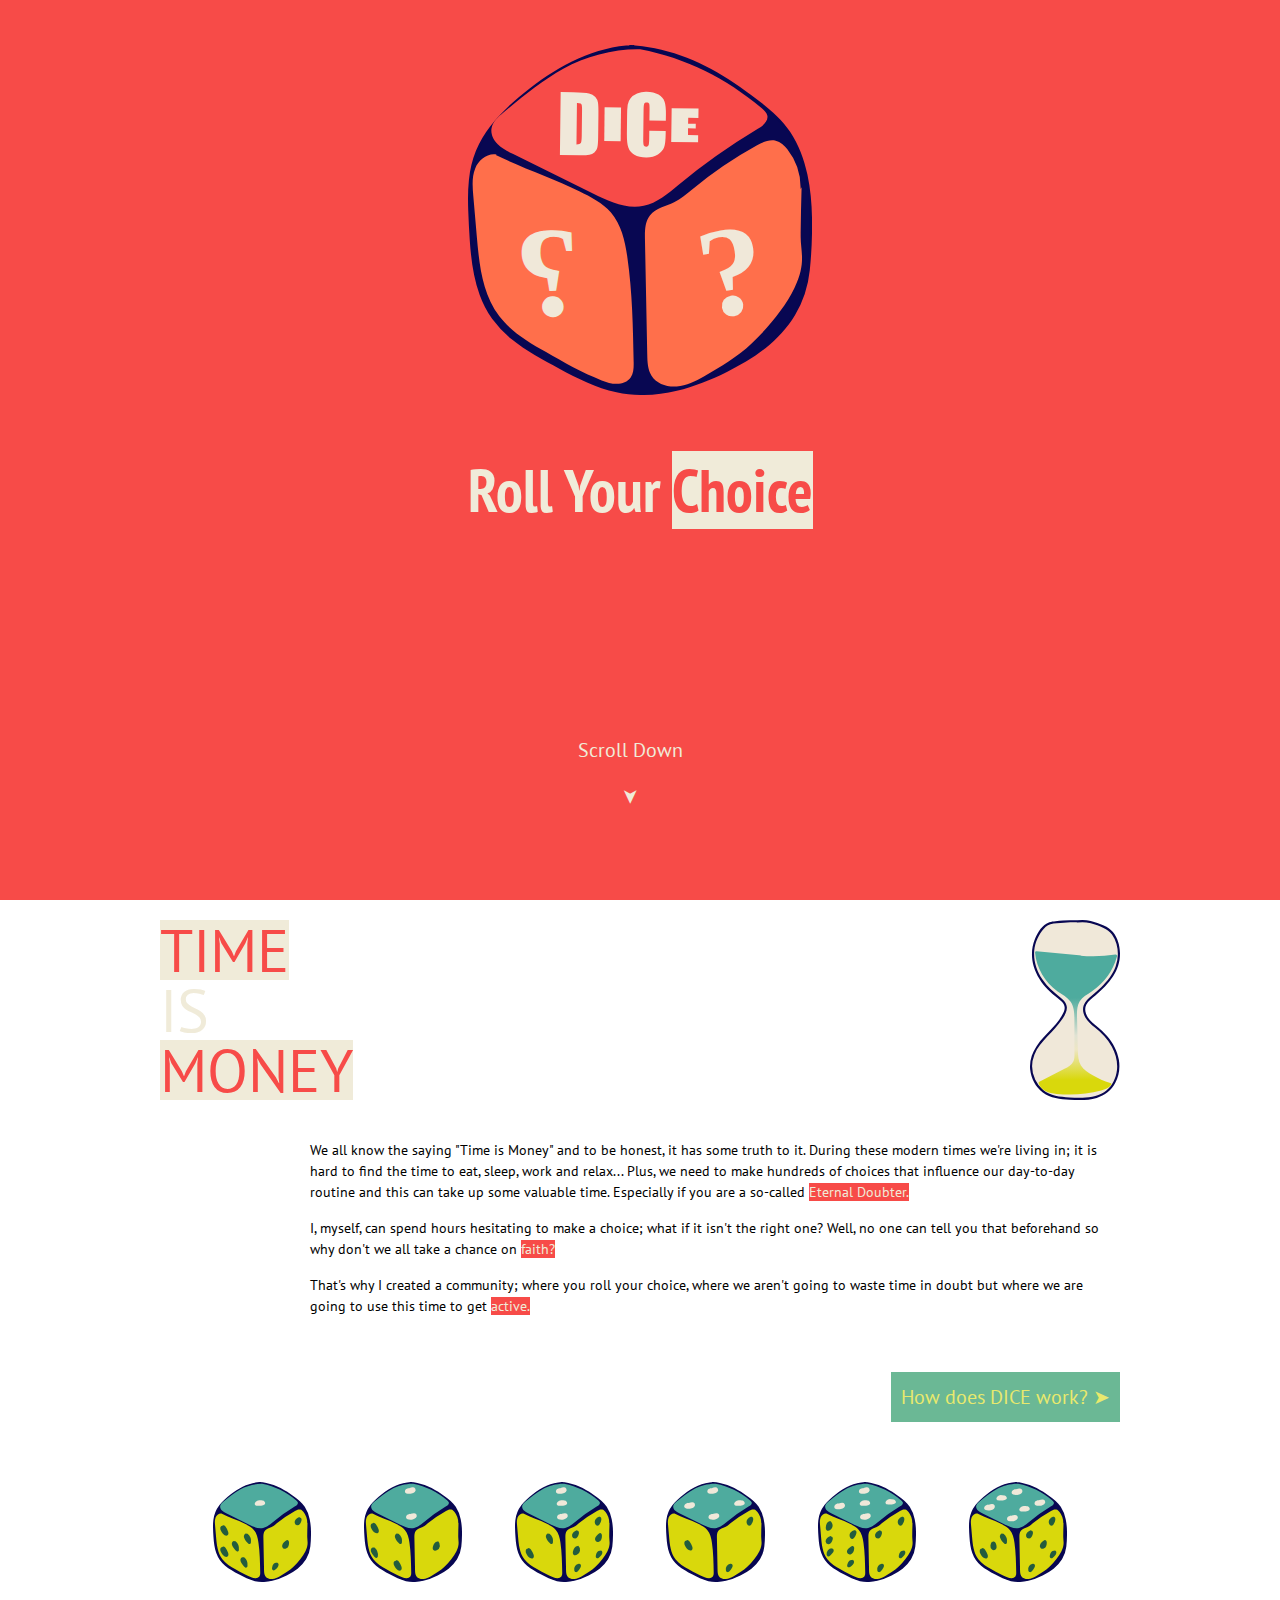
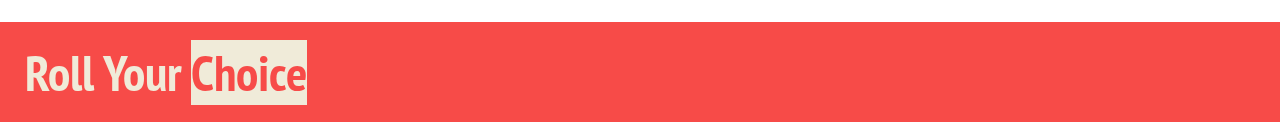
<file: index.html>
<!DOCTYPE html>
<html lang="en">
<head>
    <meta charset="UTF-8">
    <meta name="viewport" content="width=device-width, initial-scale=1.0">
    <meta http-equiv="X-UA-Compatible" content="ie=edge">
    <link rel="stylesheet" href="css/reset.css">
    <link rel="stylesheet" href="css/style.css">
    <title>DICE - Home</title>
</head>

<body>

    <header class="header">
            <img class="header__image" src="assets/images/SVG/dice-logo.svg" alt="dice-logo" height="350">
            <h1 class="header__title">Roll Your <span>Choice</span></h1>
            <div class="header__scroll">
                <p class="header__text">Scroll Down</p>
                <p class="header__symbol"><a href="#illustration"> &#10148;</a></p>
        </div>
        
    </header>

    <div class="container">
    <main class="content">

    <article class="information">
        <div class="illustration">
            <h2 class="information__subtitle"><span>Time</span> is <span>Money</span></h2>
            <img class="illustration--time" src="assets/images/SVG/time.svg" alt="illustration-time" height="180">
        </div>

        <p class="information__part">
            We all know the saying "Time is Money" and to be honest, it has some truth to it. 
            During these modern times we're living in; it is hard to find the time to eat, sleep, work and relax... 
            Plus, we need to make hundreds of choices that influence our day-to-day routine and this can take up some valuable time. 
            Especially if you are a so-called <span>Eternal Doubter.</span>
        </p>
        <p class="information__part">
            I, myself, can spend hours hesitating to make a choice; what if it isn't the right one? 
            Well, no one can tell you that beforehand so why don't we all take a chance on <span>faith?</span>
        </p>
        <p class="information__part">
            That's why I created a community;
            where you roll your choice,
            where we aren't going to waste time in doubt but where we are going to use this time to get <span>active.</span>
        </p>
    </article>

    <div class="cta__button">
        <a href="about.html">How does DICE work? &#10148;</a>
    </div>
    
    <div class="dices">
        <img class="dices__illustration" src="assets/images/SVG/dice-one.svg" alt="dice-illustration-one" height="100">
        <img class="dices__illustration" src="assets/images/SVG/dice-two.svg" alt="dice-illustration-two" height="100">
        <img class="dices__illustration" src="assets/images/SVG/dice-three.svg" alt="dice-illustration-three" height="100">
        <img class="dices__illustration" src="assets/images/SVG/dice-four.svg" alt="dice-illustration-four" height="100">
        <img class="dices__illustration" src="assets/images/SVG/dice-five.svg" alt="dice-illustration-five" height="100">
        <img class="dices__illustration" src="assets/images/SVG/dice-six.svg" alt="dice-illustration-six" height="100">
    </div>

    </main>

   

    <footer class="footer">
        <p class="footer__title">Roll your <span>choice</span></p>
    </footer>
    </div>
    
</body>
</html>
</file>
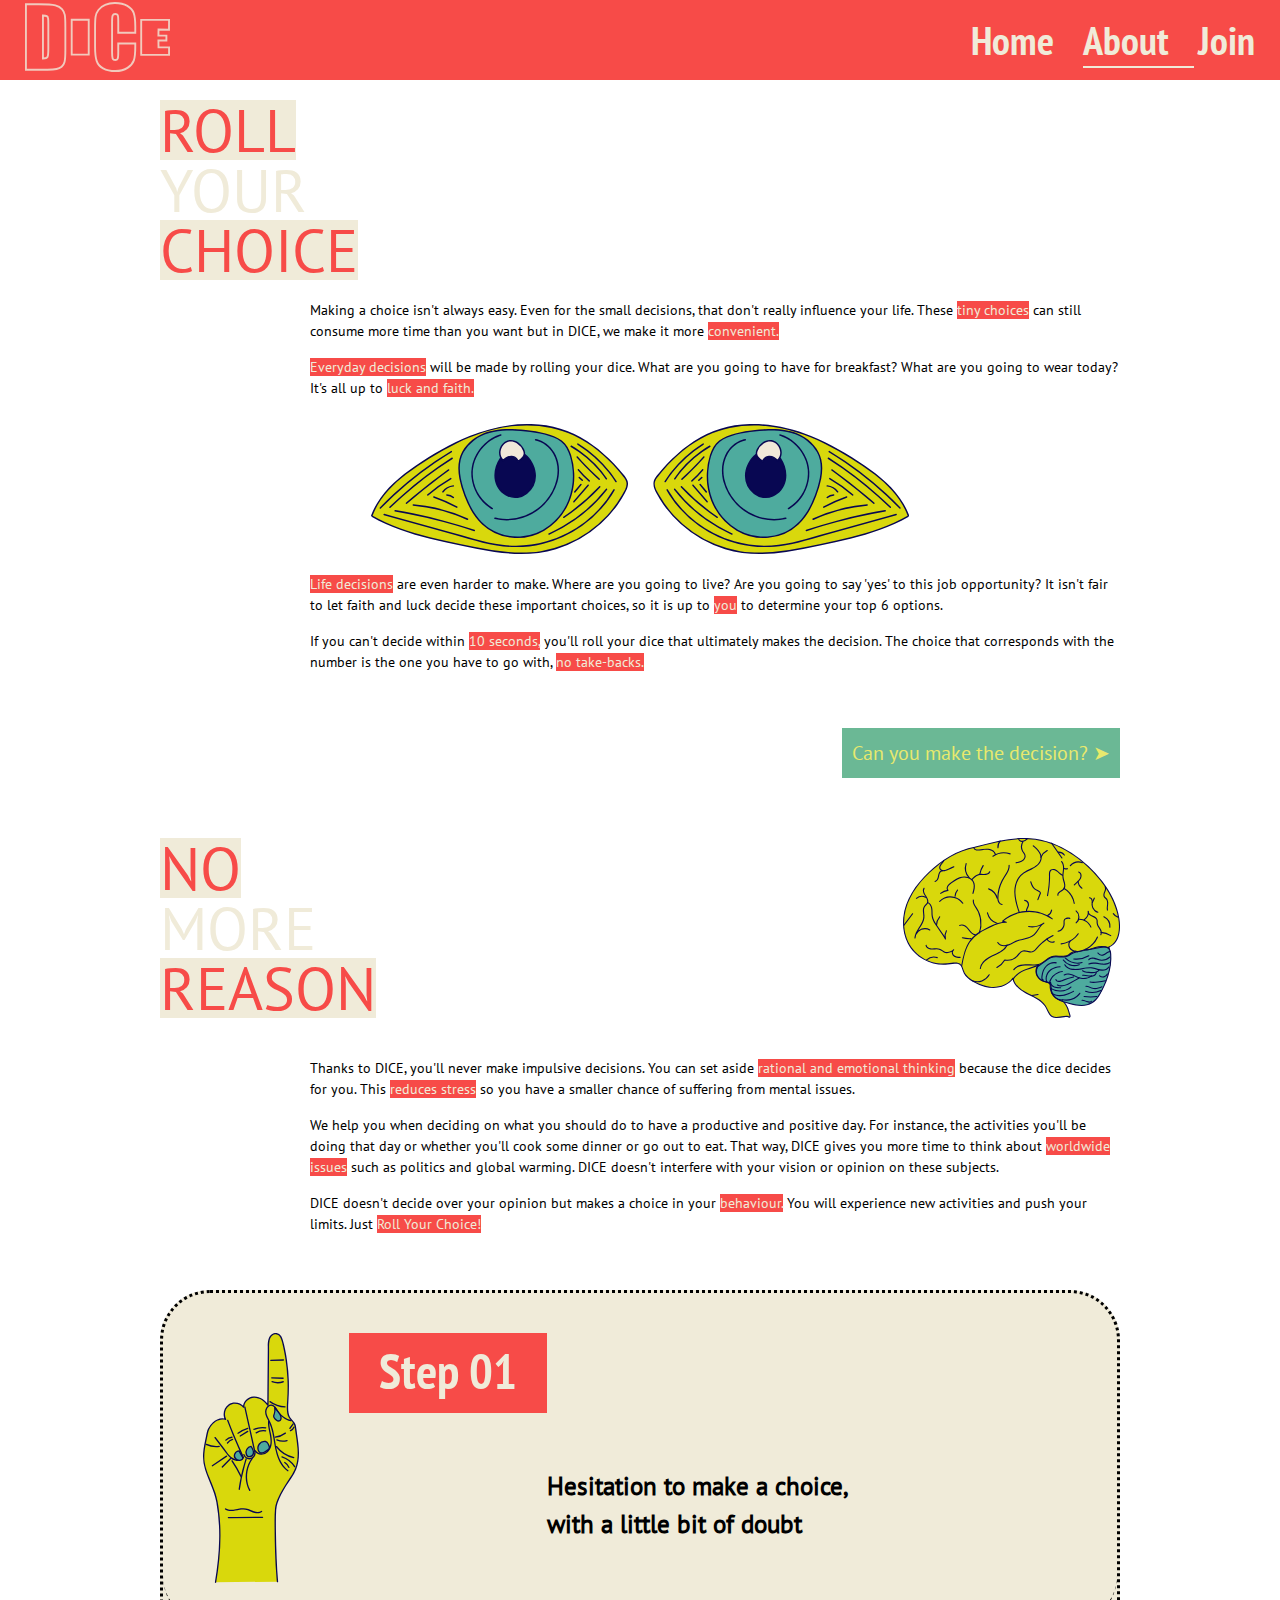
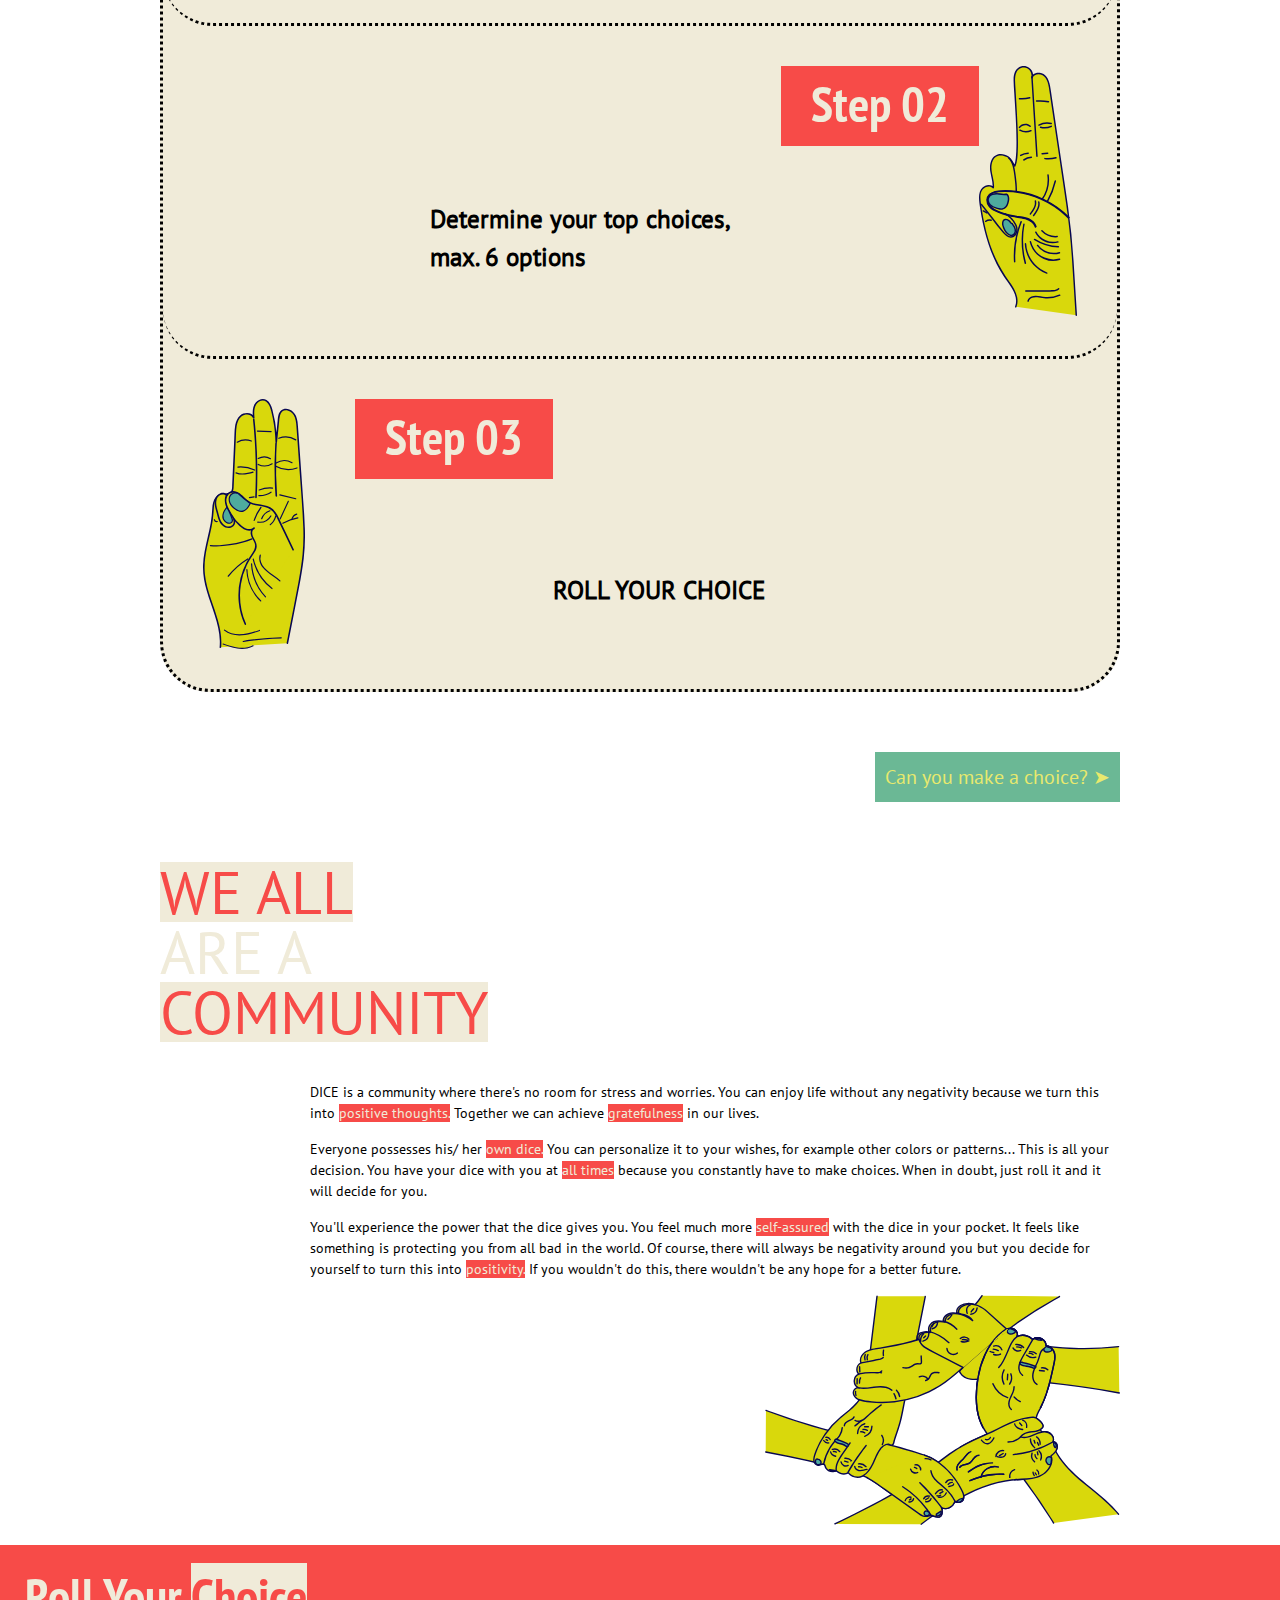
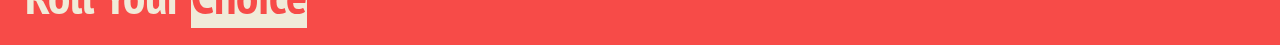
<file: about.html>
<!DOCTYPE html>
<html lang="en">
<head>
    <meta charset="UTF-8">
    <meta name="viewport" content="width=device-width, initial-scale=1.0">
    <meta http-equiv="X-UA-Compatible" content="ie=edge">
    <link rel="stylesheet" href="css/reset.css">
    <link rel="stylesheet" href="css/style.css">
    <title>DICE - About</title>
</head>

<body>

    <header class="navigation">
        <a href="index.html" class="navigation__bar">
            <h1 class="navigation__title title--hidden">Dice</h1>
            <img class="navigation__image" src="assets/images/SVG/dice-typo.svg" alt="dice-typo" height="70">
        </a>
        <nav class="navigation__button">
            <a class="navigation__subject" href="index.html">Home</a>
            <a class="navigation__subject navigation__subject--active" href="about.html">About</a>
            <a class="navigation__subject" href="quiz.html">Join</a>
        </nav>
    </header>

    <main class="content">

    <article class="information">
        <h2 class="information__subtitle"><span>Roll</span> Your <span>Choice</span></h2>
        <p class="information__part">
            Making a choice isn't always easy. 
            Even for the small decisions, that don't really influence your life. 
            These <span>tiny choices</span> can still consume more time than you want but in DICE, we make it more <span>convenient.</span>
        </p>
        <p class="information__part">
            <span>Everyday decisions</span> will be made by rolling your dice. 
            What are you going to have for breakfast?
            What are you going to wear today? 
            It's all up to <span>luck and faith.</span>
        </p>
        <div class="eyes">
            <img class="eyes__left" src="assets/images/SVG/eye.svg" alt="illustration-eye-left" height="130">
            <img class="eyes__right" src="assets/images/SVG/eye.svg" alt="illustration-eye-right" height="130">
        </div>
        <p class="information__part">
            <span>Life decisions</span> are even harder to make. 
            Where are you going to live?
            Are you going to say 'yes' to this job opportunity? 
            It isn't fair to let faith and luck decide these important choices, so it is up to <span>you</span> to determine your top 6 options. 
        </p>
        <p class="information__part">
            If you can't decide within <span>10 seconds,</span> you'll roll your dice that ultimately makes the decision. 
            The choice that corresponds with the number is the one you have to go with, <span>no take-backs.</span>
        </p>
    </article>

    <div class="cta__button">
        <a href="quiz.html">Can you make the decision? &#10148;</a>
    </div>

    <article class="information">
        <div class="illustration">
            <h2 class="information__subtitle"><span>No</span> More <span>Reason</span></h2>
            <img class="illustration--brains" src="assets/images/SVG/brains.svg" alt="illustration-brains" height="180">
        </div>
        
        <p class="information__part">
            Thanks to DICE, you'll never make impulsive decisions. 
            You can set aside <span>rational and emotional thinking</span> because the dice decides for you. This <span>reduces stress</span> so you have a smaller chance of suffering from mental issues. 
        </p>
        <p class="information__part">
            We help you when deciding on what you should do to have a productive and positive day. For instance, the activities you'll be doing that day or whether you'll cook some dinner or go out to eat. That way, DICE gives you more time to think about <span>worldwide issues</span> such as politics and global warming. DICE doesn't interfere with your vision or opinion on these subjects. 
        </p>
        <p class="information__part">
            DICE doesn't decide over your opinion but makes a choice in your <span>behaviour.</span> You will experience new activities and push your limits. Just <span>Roll Your Choice!</span>
        </p>
    </article>

    <article class="infographic">
        <h3 class="title--hidden">DICE in three steps</h3>
        <section class="infographic__step">
            <img class="infographic__image infographic__image--left" src="assets/images/SVG/fingers-one.svg"
            alt="cartoon-holding-up-one-finger" height="250">
            <h4 class="infographic__subtitle">Step 01</h4>
            <p class="infographic__text">
                Hesitation to make a choice, <br>
                with a little bit of doubt
            </p>
        </section>

        <section class="infographic__step reverse">
            <img class="infographic__image infographic__image--right" src="assets/images/SVG/fingers-two.svg"
            alt="cartoon-holding-up-two-fingers" height="250">
            <h4 class="infographic__subtitle">Step 02</h4>
            <p class="infographic__text">
                Determine your top choices, <br>
                max. 6 options
            </p>
        </section>

        <section class="infographic__step step--last">
            <img class="infographic__image infographic__image--left" src="assets/images/SVG/fingers-three.svg"
            alt="cartoon-holding-up-three-fingers" height="250">
            <h4 class="infographic__subtitle">Step 03</h4>
            <p class="infographic__text">
                ROLL YOUR CHOICE
            </p>
        </section>
    </article>

    <div class="cta__button">
        <a href="quiz.html">Can you make a choice? &#10148;</a>
    </div>

    <article class="information">
        <div class="illustration">
            <h2 class="information__subtitle"><span>We all</span> are a <span>community</span></h2>
        </div>
    
        <p class="information__part">
           DICE is a community where there's no room for stress and worries. You can enjoy life without any negativity because we turn this into <span>positive thoughts.</span> Together we can achieve <span>gratefulness</span> in our lives. 
        </p>
        <p class="information__part">
           Everyone possesses his/ her <span>own dice.</span> You can personalize it to your wishes, for example other colors or patterns... This is all your decision. You have your dice with you at <span>all times</span> because you constantly have to make choices. When in doubt, just roll it and it will decide for you. 
        </p>
        <p class="information__part">
            You'll experience the power that the dice gives you. You feel much more <span>self-assured</span> with the dice in your pocket. It feels like something is protecting you from all bad in the world. Of course, there will always be negativity around you but you decide for yourself to turn this into <span>positivity.</span> If you wouldn't do this, there wouldn't be any hope for a better future. 
        </p>
        <div class="illustration reverse">
            <img class="illustration--community" src="assets/images/SVG/community.svg" alt="illustration-community" height="230">
        </div>
    </article>

    </main>

    <footer class="footer">
        <p class="footer__title">Roll your <span>choice</span></p>
    </footer>
    
</body>
</html>
</file>
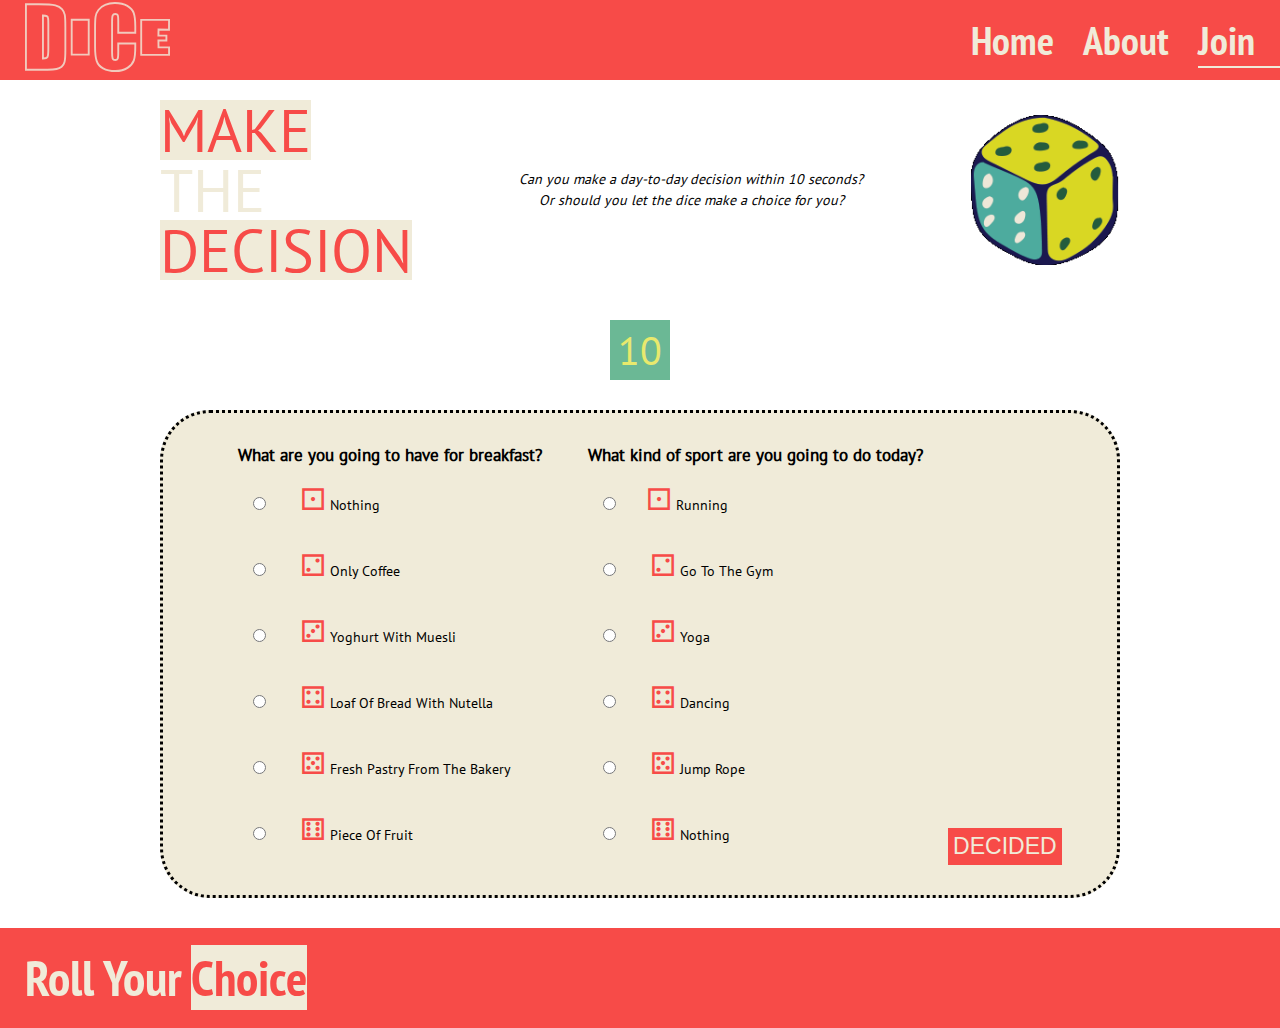
<file: quiz.html>
<!DOCTYPE html>
<html lang="en">
<head>
    <meta charset="UTF-8">
    <meta name="viewport" content="width=device-width, initial-scale=1.0">
    <meta http-equiv="X-UA-Compatible" content="ie=edge">
    <link rel="stylesheet" href="css/reset.css">
    <link rel="stylesheet" href="css/style.css">
    <title>DICE - Join</title>
</head>

<body>

    <header class="navigation">
        <a href="index.html" class="navigation__bar">
            <h1 class="navigation__title title--hidden">Dice</h1>
            <img class="navigation__image" src="assets/images/SVG/dice-typo.svg" alt="dice-typo" height="70">
        </a>
        <nav class="navigation__button">
            <a class="navigation__subject" href="index.html">Home</a>
            <a class="navigation__subject" href="about.html">About</a>
            <a class="navigation__subject navigation__subject--active" href="quiz.html">Join</a>
        </nav>
    </header>

    <main class="content">

        <article class="information">
            <div class="illustration">
                <h2 class="information__subtitle"><span>Make</span> The <span>Decision</span></h2>
                <div class="task">
                    <p class="task__question">Can you make a day-to-day decision within 10 seconds?</p>
                    <p class="task__question"> Or should you let the dice make a choice for you?</p>
                </div>
                
                <img class="illustration--brains" src="assets/images/dices-random.gif" alt="illustration-brains" height="150">
            </div>  
        </article>

        <div class="countdown">
            <p class="countdown__number">10</p>
        </div>
        

        <form method="get" action="quiz.html" class="form-general form-register">
            <fieldset class="form-general__question">
                <legend class="form__subtitle"> What are you going to have for breakfast?</legend>
                <div class="form-general__field">
                    <label class="checkbox-radio__field"><input class="breakfast" type="radio" name="breakfast" value="1"> <span>&#9856;</span> nothing</label>
                    <label class="checkbox-radio__field"><input class="breakfast" type="radio" name="breakfast" value="2"> <span>&#9857;</span> only coffee</label>
                    <label class="checkbox-radio__field"><input class="breakfast" type="radio" name="breakfast" value="3"> <span>&#9858;</span> yoghurt with muesli</label>
                    <label class="checkbox-radio__field"><input class="breakfast" type="radio" name="breakfast" value="4"> <span>&#9859;</span> loaf of bread with Nutella</label>
                    <label class="checkbox-radio__field"><input class="breakfast" type="radio" name="breakfast" value="5"> <span>&#9860;</span> fresh pastry from the bakery</label>
                    <label class="checkbox-radio__field"><input class="breakfast" type="radio" name="breakfast" value="6"> <span>&#9861;</span> piece of fruit</label>
                </div>
        </fieldset>
        <fieldset class="form-general__question">
            <legend class="form__subtitle"> What kind of sport are you going to do today?</legend>
            <div class="form-general__field">
                <label class="checkbox-radio__field"><input class="sport" type="radio" name="sport" value="1"><span>&#9856;</span> running</label>
                <label class="checkbox-radio__field"><input class="sport" type="radio" name="sport" value="2"> <span>&#9857;</span> go to the gym</label>
                <label class="checkbox-radio__field"><input class="sport" type="radio" name="sport" value="3"> <span>&#9858;</span> yoga</label>
                <label class="checkbox-radio__field"><input class="sport" type="radio" name="sport" value="4"> <span>&#9859;</span> dancing</label>
                <label class="checkbox-radio__field"><input class="sport" type="radio" name="sport" value="5"> <span>&#9860;</span> jump rope</label>
                <label class="checkbox-radio__field"><input class="sport" type="radio" name="sport" value="6"> <span>&#9861;</span> nothing</label>
            </div>
        </fieldset>
             <div class="form-general__submit">
                <input type="submit" value="Decided" class="form-general__submit-button">
            </div>
        </form>

        <div class="information test__failed part--hidden">
        </div>

        <div class="information test__succeeded part--hidden">
        </div>
        <div class="email__succes"></div>
    </main>

    <footer class="footer">
        <p class="footer__title">Roll your <span>choice</span></p>
    </footer>
    
    <script src="js/scipt.js"></script>
</body>
</html>
</file>
<file: css/style.css>
@font-face {
    font-family: "PTSans";
    src: url("../assets/fonts/PTSans-Regular.woff2") format("woff2"),
         url("../assets/fonts/PTSans-Regular.woff") format("woff");
    font-weight: 300;
    font-style: normal;
}
@font-face {
    font-family: "PTSansNarrowBold";
    src: url("../assets/fonts/PTSans-NarrowBold.woff2") format("woff2"),
         url("../assets/fonts/PTSans-NarrowBold.woff") format("woff");
    font-weight: 300;
    font-style: normal;
}

* {
    box-sizing: border-box;
}
html {
    font-size: 62.5%;
    box-sizing: border-box;
    height: 100%; 
}
body {
    font-family: "PTSans";
    font-size: 1.4rem;
    line-height: 1.5;
    height: 100%; 
}
input, select, textarea{
    display: block;
    padding: 0.5rem;
    margin-top: 0.2rem;
}

.header {
    background-color: #f74b48; 
    height: 100%; 
    width: 100%; 
    display: flex; 
    justify-content: center; 
    align-items: center;
    flex-direction: column; 
    
}
.header__title {
    font-family: "PTSansNarrowBold"; 
    font-size: 6rem;
    color: #f0ebd9;
    padding-top: 5rem; 
}
.header__title span {
    color: #f74b48; 
    background-color: #f0ebd9; 
}
.header__scroll {
    color: #f0ebd9; 
    padding-top: 20rem; 
    font-size: 2rem;
    padding-right: 2rem; 
}
.header__symbol {
    -webkit-transform: rotate(90deg);
    -moz-transform: rotate(90deg);
    -ms-transform: rotate(90deg);
    -o-transform: rotate(90deg);
    transform: rotate(90deg); 
    padding: 3rem; 
}
.header__symbol a {
    text-decoration: none;
    color: #f0ebd9; 
    scroll-behavior: smooth;
}

.navigation {
    background-color: #f74b48; 
    height: 8rem; 
    display: flex; 
    align-items: center; 
    justify-content: space-between;
}
.navigation__image {
    padding-left: 2.5rem; 
}
.navigation__button a {
    text-decoration: none; 
}
.navigation__subject {
    font-family: "PTSansNarrowBold";
    font-size: 4rem; 
    color: #f0ebd9; 
    padding-right: 2.5rem; 
}
.navigation__subject--active {
    border-bottom: 2px solid currentColor; 
}
.title--hidden {
    display: none; 
}

.content {
    width: 96rem; 
    margin: 0 auto;
}
.information__subtitle {
    color: #f0ebd9; 
    font-size: 6rem;
    text-transform: uppercase;
    display: flex; 
    flex-direction: column;
    align-items: flex-start;
    line-height: 6rem;
    padding-top: 2rem; 
    padding-bottom: 2rem; 
}
.information__subtitle span {
    color: #f74b48; 
    background-color: #f0ebd9; 
}
.information__part {
    padding-left: 15rem; 
    padding-bottom: 1.5rem;
    display: inline-block; 
}
.information__part span {
    color: #f0ebd9; 
    background-color: #f74b48; 
}
.information__part--typo {
    height: 10rem; 
}
.cta__button {
    width: 96rem; 
    margin: 0 auto; 
    display: flex; 
    justify-content: flex-end; 
}
.cta__button a {
    text-decoration: none;
    color: #e8e96d; 
    background-color: #6bb895;
    font-size: 2rem;
    margin-top: 4rem; 
    margin-bottom: 4rem; 
    padding: 1rem; 
}
.cta__button a:hover {
    border: #e8e96d solid 0.5rem; 
}

.infographic {
    width: 96rem; 
    margin: 0 auto; 
    background-color: #f0ebd9; 
    margin-top: 4rem; 
    margin-bottom: 2rem;
    border: dotted; 
    border-radius: 5rem; 
}
.infographic__step {
    display: flex; 
    flex-flow: row; 
    padding: 4rem; 
    border-bottom: dotted; 
    border-radius: 5rem; 
}
.infographic__step:last-child {
    border-bottom: none; 
}
.infographic__subtitle {
    font-family: "PTSansNarrowBold";
    font-size: 5rem; 
    color: #f0ebd9; 
    background-color: #f74b48;
    margin-left: 3rem;
    padding: 3rem; 
    height: 8rem;  
}
.infographic__subtitle {
    margin-left: 5rem;
    padding: 0rem 3rem 3rem 3rem; 
    height: 8rem;  
}
.infographic__text {
    font-size: 2.5rem; 
    font-weight: bold; 
    display: flex; 
    justify-content: center; 
    align-items: flex-end;
    padding-bottom: 4rem; 

}
.reverse {
    display: flex; 
    flex-flow: row-reverse; 
}

.dices {
    display: flex;
    justify-content: space-evenly; 
    margin-top: 2rem; 
    margin-bottom: 4rem; 
}
.dices__illustration:hover {
    transform: scale(1.5);
    transition: transform 1s ease-in; 
}
.eyes {
    display: flex; 
    justify-content: center; 
    align-items: center; 
    margin: 1rem; 
    margin-bottom: 2rem; 
}
.eyes__left {
    padding-right: 2.5rem; 
}
.eyes__right {
    -moz-transform: scaleX(-1);
        -o-transform: scaleX(-1);
        -webkit-transform: scaleX(-1);
        transform: scaleX(-1);
        filter: FlipH;
        -ms-filter: "FlipH";
}
.illustration {
    display: flex; 
    justify-content: space-between;
    align-items: center;
    padding-bottom: 2rem; 
}
.illustration--brains {
    display: flex; 
    align-items: flex-end; 
}
.illustration--time {
    display: flex; 
    align-items: center; 
}

.task {
    font-style: italic; 
    display: flex; 
    flex-direction: column; 
    align-items: center; 
}
.form-general {
    display: flex; 
    flex-direction: row; 
    justify-content: space-evenly; 
    background-color: #f0ebd9; 
    padding: 3rem; 
    margin-bottom: 3rem; 
    border: dotted; 
    border-radius: 5rem;
}
.from-general__question {
    margin: 0 auto; 
}
.form__subtitle {
    font-weight: bold;
    font-size: 1.7rem;
    padding-left: 2rem; 
}
.form-general__field {
    display: flex; 
    flex-direction: column; 
    line-height: 5rem;
}
.checkbox-radio__field{
    display: block;
    margin: 0.5rem 0;
    padding-left: 3rem; 
    text-transform: capitalize;
}
.checkbox-radio__field > input{
    margin-right: 3rem;
    display: inline;
}
.checkbox-radio__field span {
    font-size: 3rem; 
    color: #f74b48; 
}
.form-general__submit{
    display: flex;
    justify-content: flex-end; 
    flex-direction: column; 
}
.form-general__submit-button {
    color: #f0ebd9; 
    background-color: #f74b48;
    text-transform: uppercase;
    font-size: 2.3rem; 
    padding: 0.5rem; 
    border: none; 
}
.form-general__submit-button:active {
    color: #f74b48;
    background-color: #f0ebd9;
}
.part--hidden {
    display: none; 
}
.form-email {
    display: flex;
    flex-direction: column; 
    align-items: flex-end;
    padding: 2rem; 
}
.form-email__submit-button {
    margin-top: 0.5rem; 
    margin-bottom: 1rem; 
    color: #f74b48; 
    background-color: #f0ebd9;
    border: none;
}
.form-email__submit-button:active {
    color: #f0ebd9; 
    background-color: #f74b48;
}

.countdown {
    display: flex; 
    justify-content: center;
    margin-bottom: 3rem; 
}
.countdown__number {
    font-size: 4rem; 
    color: #e8e96d; 
    background-color: #6bb895;
    width: 6rem; 
    height: 6rem; 
    text-align: center; 
}
.fade{
  animation: switch-color 2s ease-out forwards;
}
@keyframes switch-color {
    from {background-color: #6bb895;}
    to {background-color: #e8e96d;}
}
.blink {
    font-size: 6rem; 
    color: #6bb895;
    background-color: #e8e96d;
    width: 10rem; 
    height: 10rem; 
    border: #6bb895 solid 1rem; 
    text-align: center;
    animation: blink 1s linear infinite; 
}
@keyframes blink {
    50% {
        opacity: 0; 
    }
}

.footer {
    background-color: #f74b48; 
    height: 10rem;
    width: 100%; 
    display: flex;  
    align-items: center; 
    justify-content: flex-start;
}
.footer__title {
    color: #f0ebd9; 
    font-family: "PTSansNarrowBold";
    font-size: 5rem; 
    text-transform: capitalize;
    padding-left: 2.5rem; 
    position: relative; 
}
.footer__title span {
    color: #f74b48; 
    background-color: #f0ebd9; 
}
</file>
